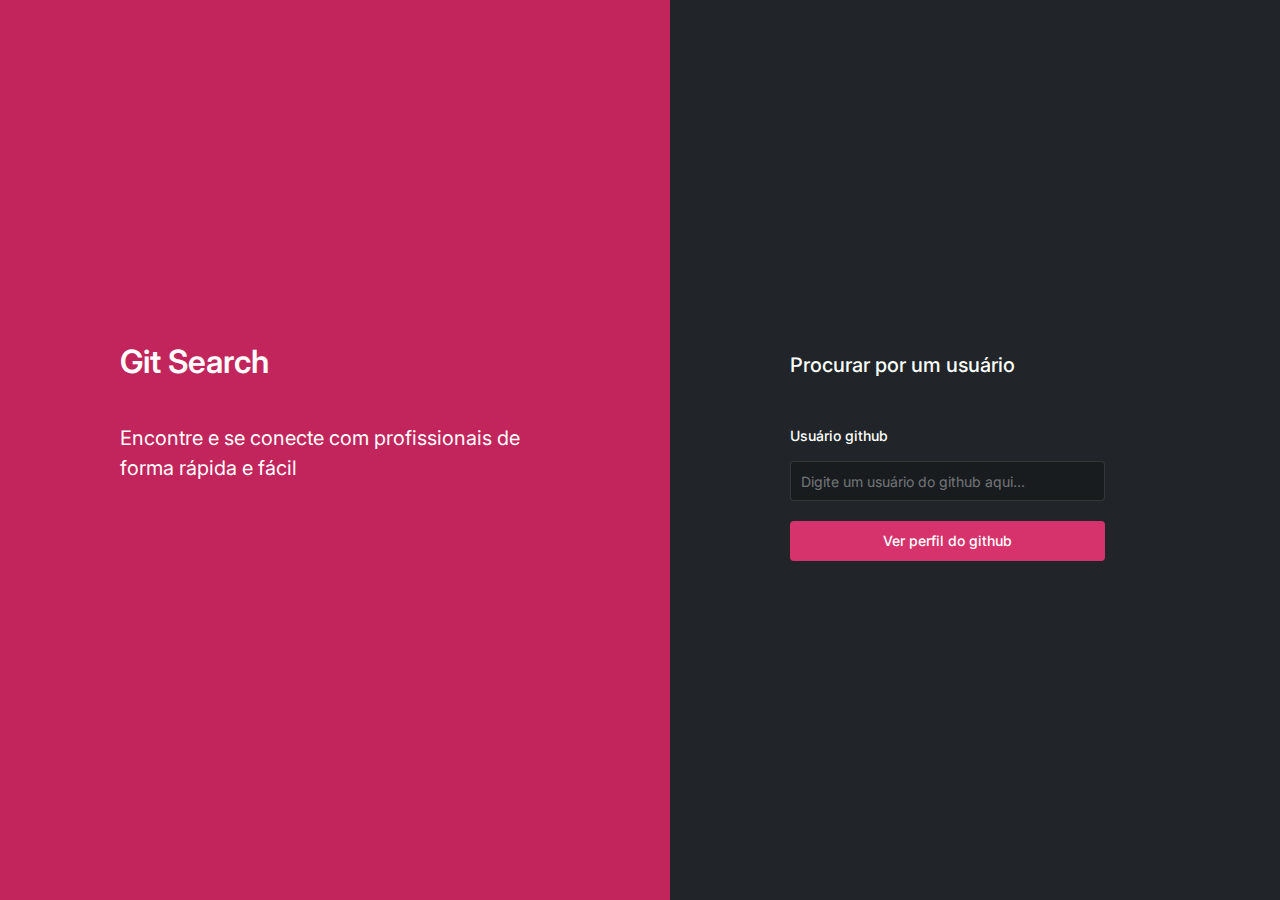
<file: index.html>
<!DOCTYPE html>
<html lang="pt-BR">
  <head>
    <meta charset="UTF-8" />
    <meta http-equiv="X-UA-Compatible" content="IE=edge" />
    <meta name="viewport" content="width=device-width, initial-scale=1.0" />

    <!-- FONTES -->
    <link rel="preconnect" href="https://fonts.googleapis.com" />
    <link rel="preconnect" href="https://fonts.gstatic.com" crossorigin />
    <link href="https://fonts.googleapis.com/css2?family=Inter:wght@100;200;300;400;500;600;700;800;900&display=swap" rel="stylesheet"/>

    <!--CSS-->
    <link rel="stylesheet" href="./src/styles/reset.css">
    <link rel="stylesheet" href="./src/styles/globalStyles.css">
    <link rel="stylesheet" href="./src/pages/styles/index.css">
    <link rel="stylesheet" href="./src/styles/buttons.css">

    <!--JS-->
    <script type="module" src="./src/pages/scripts/index.js" defer></script>

    <title>Git Search</title>
  </head>
  <body>
    <main class="main__container">
      <section class="section__left">
        <div>
          <h1>Git Search</h1>
          <p>Encontre e se conecte com profissionais de forma rápida e fácil</p>
        </div>
      </section>
      <section class="section__right">
        <div>
          <h2>Procurar por um usuário</h2>
          <form class="form__user" action="">
            <label for="user">Usuário github</label>
            <input type="text" id="user" placeholder="Digite um usuário do github aqui...">
            <button class="button__primary">Ver perfil do github</button>
          </form>
        </div>
      </section>
    </main>
  </body>
</html>
</file>
<file: src/styles/globalStyles.css>
:root {
  --color-brand-1: #c2255c;
  --color-brand-2: #d6336c;
  --color-grey-1: #191c1f;
  --color-grey-2: #212529;
  --color-grey-3: #33363a;
  --color-grey-4: #373b3e;
  --color-grey-5: #a6a8a9;
  --color-grey-6: #D9D9D9;
  --color-grey-7: #ffffff;
  --color-alert: #c22554;
  --color-purple: #520F84;

  --font-primary: "Inter", sans-serif;

  --font-weight-1: 700;
  --font-weight-2: 600;
  --font-weight-3: 500;
  --font-weight-4: 400;

  --font-size-1: 2.375rem;
  --font-size-2: 2rem;
  --font-size-3: 1.5rem;
  --font-size-4: 1.25rem;
  --font-size-5: 1.125rem;
  --font-size-6: 1rem;
  --font-size-7: 0.875rem;

  --line-height-default: 150%;
  --line-height-1: 3.125rem;
  --line-height-2: 1.875rem;
  --line-height-3: 1.5rem;
  --line-height-4: 1.125rem;
  --line-height-5: 1.0625rem;

  --border-radius-img: 50%;
  --border-radius-1: 0.5rem;
  --border-radius-2: 0.3125rem;
  --border-radius-3: 0.25rem;

  --gap-1: 3.125rem;
  --gap-2: 2.3125rem;
  --gap-3: 1.5625rem;
  --gap-4: 1.375rem;
  --gap-5: 1.25rem;
  --gap-6: 0.9375rem;
}

body {
  font-family: var(--font-primary);
  background-color: var(--color-grey-2);
}
</file>
<file: src/pages/styles/index.css>
/* HOME PAGE */

.main__container {
    display: flex;
    flex-direction: row;
    width: 100vw;
    height: 100vh;
}

.section__left {
    display: flex;
    justify-content: flex-end;
    align-items: center;
    width: 100%;
    height: 100vh;
    background-color: var(--color-brand-1);
    gap: var(--gap-1);
}

.section__left > div {
    display: flex;
    flex-direction: column;
    margin: auto 7.5rem auto 7.5rem;
    width: 26.875rem;
    gap: var(--gap-2);
}

.section__left > div > h1 {
    font-weight: var(--font-weight-2);
    font-size: var(--font-size-2);
    line-height: var(--line-height-default);
    color: var(--color-grey-7);
}

.section__left > div > p {
    margin-bottom: 5rem;
    font-weight: var(--font-weight-4);
    font-size: var(--font-size-4);
    line-height: var(--line-height-default);
    color: var(--color-grey-7);
}

.section__right {
    display: flex;
    justify-content: flex-start;
    align-items: center;
    width: 100%;
    height: 100vh;
    background-color: var(--color-grey-2);
    gap: var(--gap-1);
}

.section__right > div {
    display: flex;
    flex-direction: column;
    margin: auto 7.5rem auto 7.5rem;
    width: 19.6875rem;
}

.section__right > div > h2 {
    margin-top: 0.625rem;
    margin-bottom: 2.8125rem;
    font-weight: var(--font-weight-3);
    font-size: var(--font-size-4);
    line-height: var(--line-height-default);
    color: var(--color-grey-7);
}

.form__user {
    display: flex;
    flex-direction: column;
    justify-content: space-between;
    gap: var(--gap-6);
}

.form__user > label {
    font-weight: var(--font-weight-3);
    font-size: var(--font-size-7);
    line-height: var(--line-height-default);
    color: var(--color-grey-7);
}

.form__user > input {
    margin-bottom: 0.3125rem;
    padding-left: 0.625rem;
    width: 100%;
    height: 2.5rem;
    text-align: left;
    color: var(--color-grey-5);
    background: var(--color-grey-1);
    border: 0.0625rem solid rgba(255, 255, 255, 0.12);
    border-radius: var(--border-radius-3);
}

.form__user > input::placeholder {
    font-weight: var(--font-weight-4);
    font-size: var(--font-size-7);
    line-height: var(--line-height-default);
    color: rgba(255, 255, 255, 0.4);
}
</file>
<file: src/styles/buttons.css>
/* Botão default */
.button__default {
    width: 10.625rem;
    height: 2.5rem;
    font-weight: var(--font-weight-2);
    font-size: var(--font-size-7);
    color: var(--color-grey-7);
    background: rgba(255, 255, 255, 0.08);
    border: 0.0625rem solid rgba(255, 255, 255, 0.08);
    border-radius: var(--border-radius-1);
    cursor: pointer;
  }
  
  .button__default:hover {
    color: var(--color-grey-7);
    background-color: var(--color-brand-2);
    border: 0.0625rem solid var(--color-brand-2);
    transition: 0.5s;
  }
  
  /* Botão primário */
  .button__primary {
    width: 19.6875rem;
    height: 2.5rem;
    font-weight: var(--font-weight-3);
    font-size: var(--font-size-7);
    line-height: var(--line-height-default);
    color: var(--color-grey-7);
    background-color: var(--color-brand-2);
    border-radius: var(--border-radius-3);
    cursor: pointer;
  }
  
  .button__primary:hover {
    color: var(--color-grey-7);
    background-color: var(--color-brand-1);
    transition: 0.5s;
  }
  
  /* Botão secundário */
  .button__secondary {
    width: 19.6875rem;
    font-weight: var(--font-weight-3);
    font-size: var(--font-size-7);
    line-height: var(--line-height-default);
    color: var(--color-grey-7);
    background-color: var(--color-grey-2);
    border: 0.0625rem solid var(--color-grey-7);
    border-radius: var(--border-radius-3);
    cursor: pointer;
  }
  
  .button__secondary:hover {
    color: var(--color-grey-7);
    background-color: var(--color-brand-2);
    border: 0.0625rem solid var(--color-brand-2);
    transition: 0.5s;
  }
  
  /* Botão dentro da classe .header-user__container */
  .header-user__container > div > button {
    font-weight: var(--font-weight-2);
    font-size: var(--font-size-7);
    color: var(--color-grey-7);
    background: rgba(255, 255, 255, 0.08);
    border-radius: var(--border-radius-1);
  }
  
  /* Botão dentro da classe .main-user__container */
  .main-user__container > ul > li > button {
    width: 5.9375rem;
    height: 1.875rem;
    line-height: var(--line-height-5);
    font-weight: var(--font-weight-3);
    font-size: var(--font-size-7);
  }
  
  /* Botão dentro da classe .info__error */
  .info__error > div > button {
    font-weight: var(--font-weight-2);
    font-size: var(--font-size-5);
    line-height: var(--line-height-4);
    height: 3.75rem;
    border-radius: var(--border-radius-1);
  }
</file>
